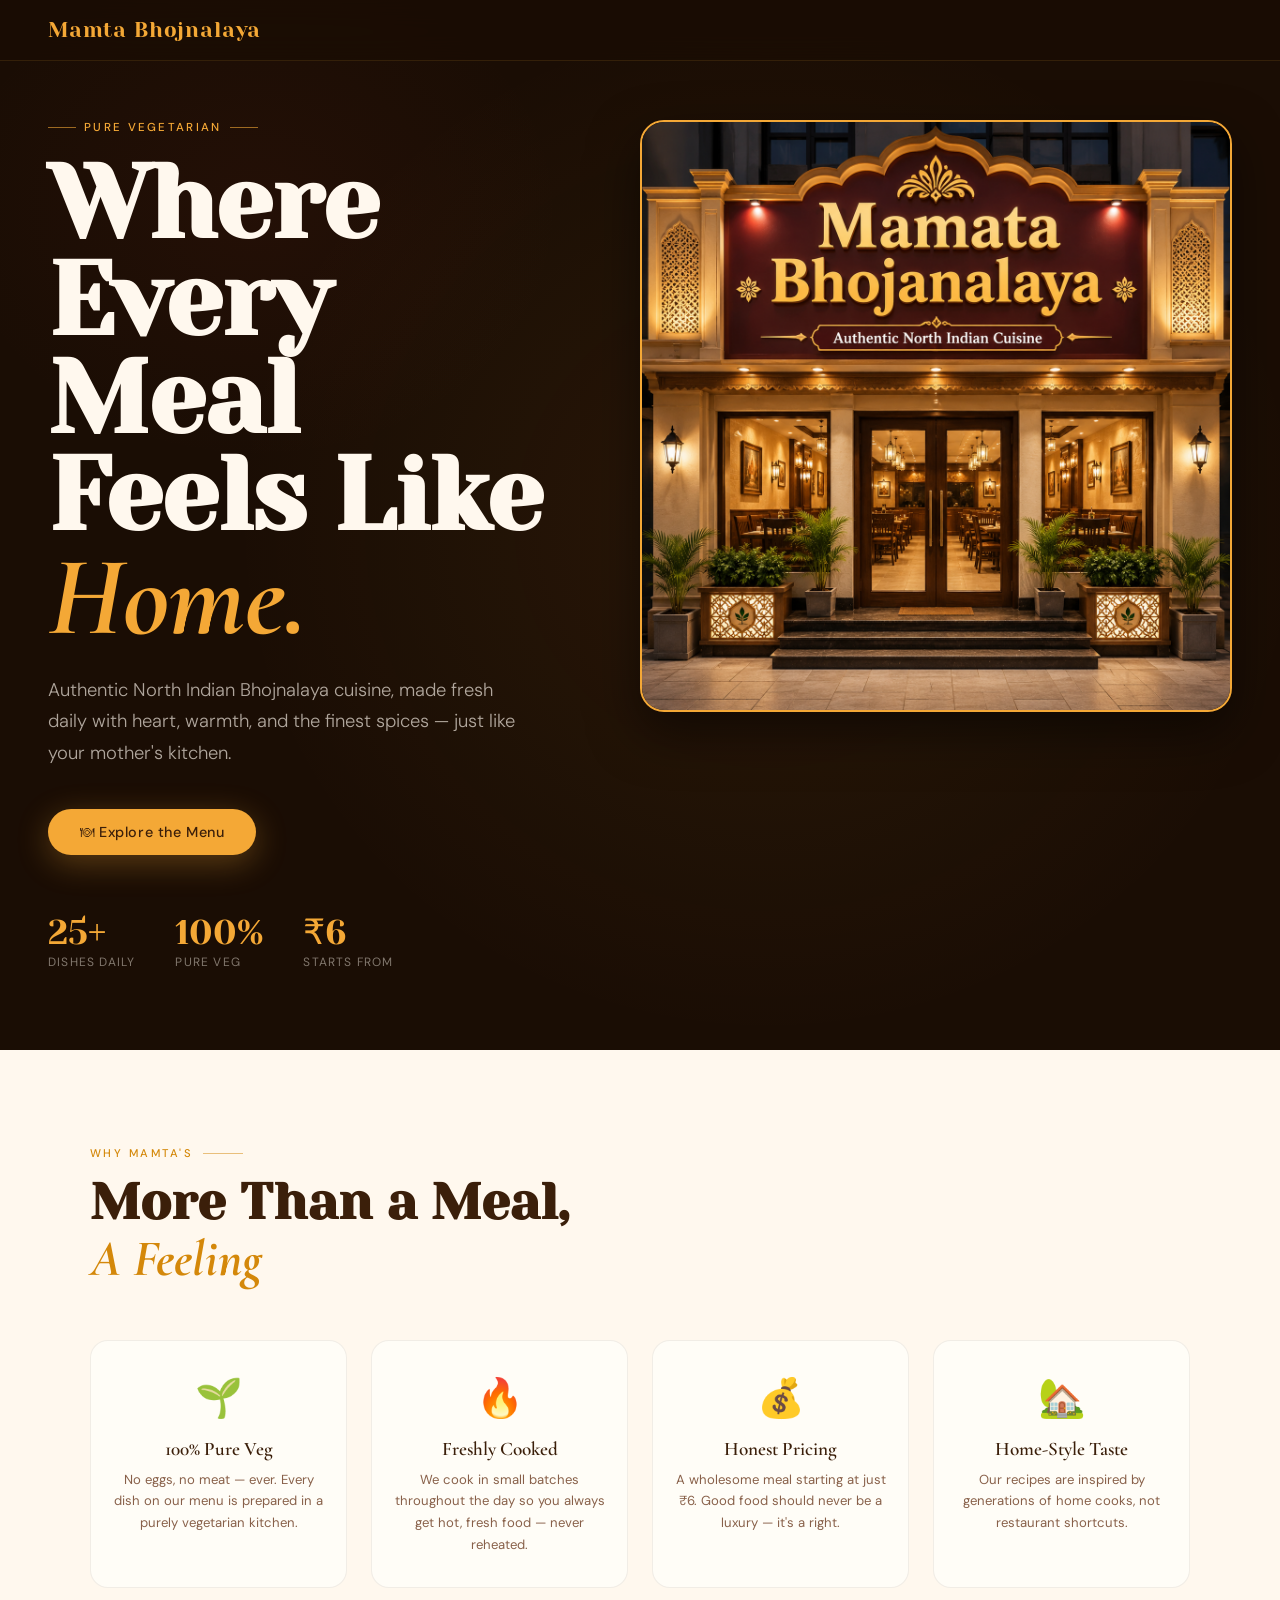
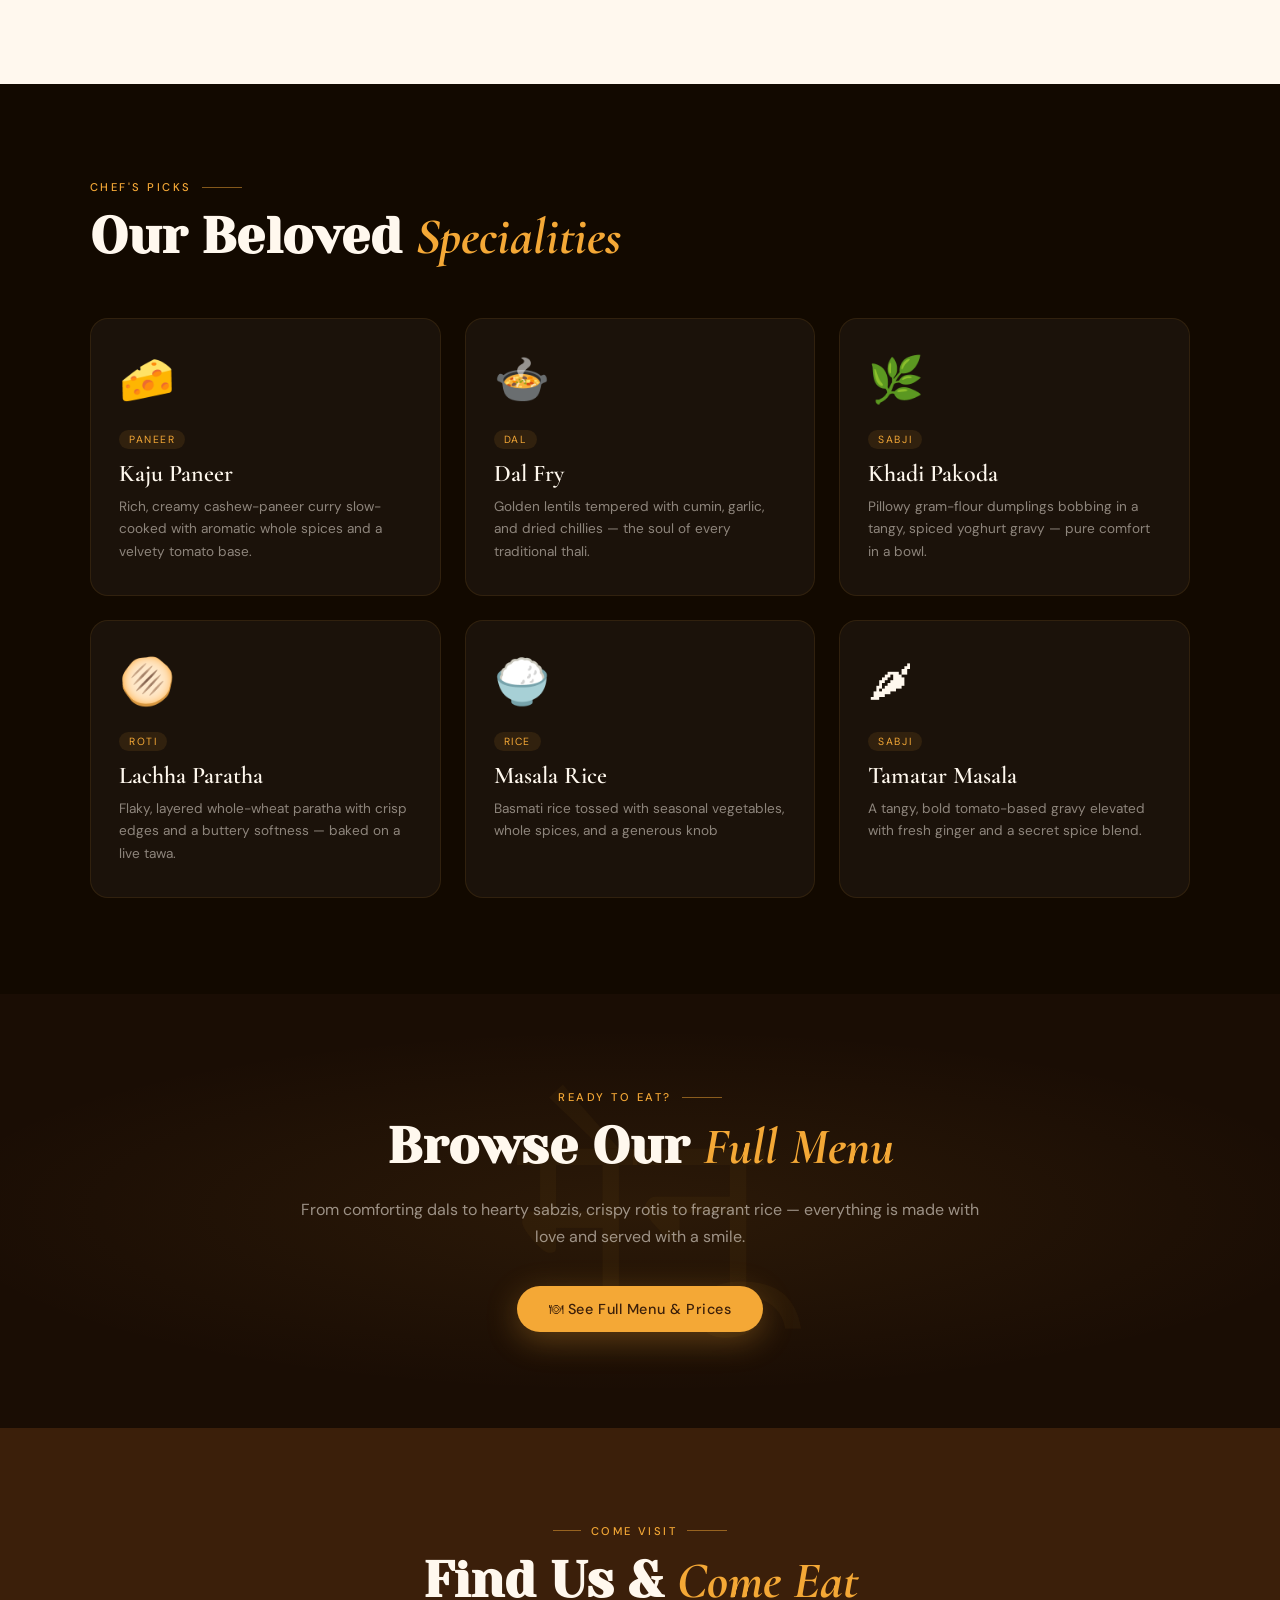
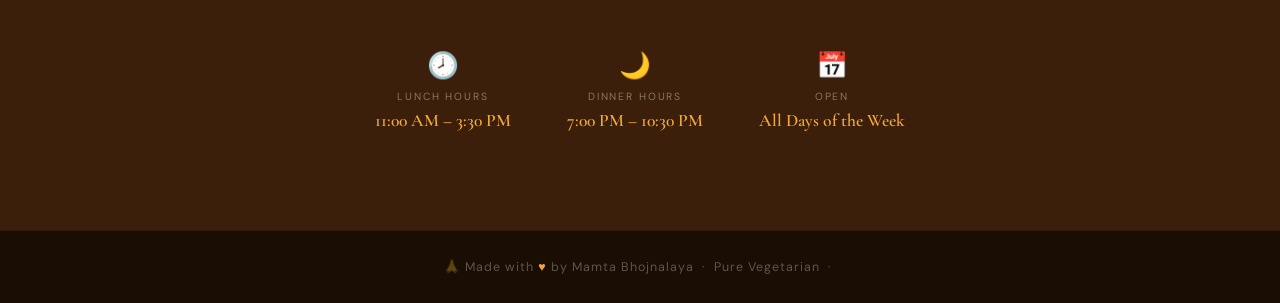
<file: home.html>
<!DOCTYPE html>
<html lang="en">

<head>
    <meta charset="UTF-8" />
    <meta name="viewport" content="width=device-width, initial-scale=1.0" />
    <title>Mamta Bhojnalaya – Home</title>
    <link
        href="https://fonts.googleapis.com/css2?family=Yeseva+One&family=Cormorant+Garamond:ital,wght@0,400;0,600;1,400;1,600&family=DM+Sans:wght@300;400;500&display=swap"
        rel="stylesheet" />
    <link rel="icon" href="mamta_favicon.svg">
    <link rel="stylesheet" href="styles.css">
</head>

<body>

    <!-- ══════════ NAV ══════════ -->
    <nav>
        <a class="nav-logo" href="#">Mamta Bhojnalaya</a>
    </nav>

    <!-- ══════════ HERO ══════════ -->
    <section class="hero">
        <div class="hero-content">
            <div class="hero-eyebrow">Pure Vegetarian </div>
            <h1>
                Where Every<br />
                Meal Feels Like<br />
                <em>Home.</em>
            </h1>
            <p class="hero-tagline">
                Authentic North Indian Bhojnalaya cuisine, made fresh daily with heart, warmth,
                and the finest spices — just like your mother's kitchen.
            </p>
            <div class="hero-actions">
                <a href="./menu.html" class="btn-primary">
                    🍽 Explore the Menu
                </a>
            </div>
            <div class="hero-stats">
                <div class="stat-item">
                    <div class="stat-num">25+</div>
                    <div class="stat-label">Dishes Daily</div>
                </div>
                <div class="stat-item">
                    <div class="stat-num">100%</div>
                    <div class="stat-label">Pure Veg</div>
                </div>
                <div class="stat-item">
                    <div class="stat-num">₹6</div>
                    <div class="stat-label">Starts From</div>
                </div>
            </div>
        </div>
        <img class="hero-image" src="hotel.png" alt="hotel image" />
    </section>
    <!-- ══════════ WHY US ══════════ -->
    <section class="why">
        <div class="why-inner">
            <div class="section-label reveal">Why Mamta's</div>
            <h2 class="section-title reveal">More Than a Meal,<br /><em>A Feeling</em></h2>
            <div class="why-grid">
                <div class="why-item reveal">
                    <div class="why-icon">🌱</div>
                    <div class="why-title">100% Pure Veg</div>
                    <p class="why-text">No eggs, no meat — ever. Every dish on our menu is prepared in a purely
                        vegetarian kitchen.</p>
                </div>
                <div class="why-item reveal" style="transition-delay:.08s">
                    <div class="why-icon">🔥</div>
                    <div class="why-title">Freshly Cooked</div>
                    <p class="why-text">We cook in small batches throughout the day so you always get hot, fresh food —
                        never reheated.</p>
                </div>
                <div class="why-item reveal" style="transition-delay:.16s">
                    <div class="why-icon">💰</div>
                    <div class="why-title">Honest Pricing</div>
                    <p class="why-text">A wholesome meal starting at just ₹6. Good food should never be a luxury — it's
                        a right.</p>
                </div>
                <div class="why-item reveal" style="transition-delay:.24s">
                    <div class="why-icon">🏡</div>
                    <div class="why-title">Home-Style Taste</div>
                    <p class="why-text">Our recipes are inspired by generations of home cooks, not restaurant shortcuts.
                    </p>
                </div>
            </div>
        </div>
    </section>
    <!-- ══════════ SPECIALITIES ══════════ -->
    <section class="specials" id="specials">
        <div class="specials-inner">
            <div class="specials-head">
                <div>
                    <div class="section-label reveal">Chef's Picks</div>
                    <h2 class="section-title reveal">Our Beloved <em>Specialities</em></h2>
                </div>
            </div>
            <div class="specials-grid">

                <div class="special-card reveal">
                    <span class="card-icon">🧀</span>
                    <span class="card-tag">Paneer</span>
                    <div class="card-name">Kaju Paneer</div>
                    <p class="card-desc">Rich, creamy cashew-paneer curry slow-cooked with aromatic whole spices and a
                        velvety tomato base.</p>
                </div>

                <div class="special-card reveal" style="transition-delay:.08s">
                    <span class="card-icon">🍲</span>
                    <span class="card-tag">Dal</span>
                    <div class="card-name">Dal Fry</div>
                    <p class="card-desc">Golden lentils tempered with cumin, garlic, and dried chillies — the soul of
                        every traditional thali.</p>
                </div>

                <div class="special-card reveal" style="transition-delay:.16s">
                    <span class="card-icon">🌿</span>
                    <span class="card-tag">Sabji</span>
                    <div class="card-name">Khadi Pakoda</div>
                    <p class="card-desc">Pillowy gram-flour dumplings bobbing in a tangy, spiced yoghurt gravy — pure
                        comfort in a bowl.</p>
                </div>

                <div class="special-card reveal" style="transition-delay:.04s">
                    <span class="card-icon">🫓</span>
                    <span class="card-tag">Roti</span>
                    <div class="card-name">Lachha Paratha</div>
                    <p class="card-desc">Flaky, layered whole-wheat paratha with crisp edges and a buttery softness —
                        baked on a live tawa.</p>
                </div>

                <div class="special-card reveal" style="transition-delay:.12s">
                    <span class="card-icon">🍚</span>
                    <span class="card-tag">Rice</span>
                    <div class="card-name">Masala Rice</div>
                    <p class="card-desc">Basmati rice tossed with seasonal vegetables, whole spices, and a generous knob
                </div>

                <div class="special-card reveal" style="transition-delay:.20s">
                    <span class="card-icon">🌶</span>
                    <span class="card-tag">Sabji</span>
                    <div class="card-name">Tamatar Masala</div>
                    <p class="card-desc">A tangy, bold tomato-based gravy elevated with fresh ginger and a secret spice
                        blend.</p>
                </div>

            </div>
        </div>
    </section>
    <!-- ══════════ MENU CTA ══════════ -->
    <section class="menu-cta">
        <div class="deco-number">मेनू</div>
        <div class="menu-cta-inner">
            <div class="section-label reveal" style="justify-content:center">Ready to Eat?</div>
            <h2 class="section-title reveal">Browse Our <em>Full Menu</em></h2>
            <p class="reveal">From comforting dals to hearty sabzis, crispy rotis to fragrant rice — everything is made
                with love and served with a smile.</p>
            <a href="./menu.html" class="btn-primary reveal" style="display:inline-flex; margin:0 auto">
                🍽 See Full Menu &amp; Prices
            </a>
        </div>
    </section>
    <!-- ══════════ VISIT ══════════ -->
    <section class="visit" id="visit">
        <div class="visit-inner">
            <div class="section-label">Come Visit</div>
            <h2 class="section-title reveal">Find Us &amp; <em>Come Eat</em></h2>
            <div class="visit-details">
                <div class="visit-item reveal" style="transition-delay:.1s">
                    <div class="visit-icon">🕗</div>
                    <div class="visit-label">Lunch Hours</div>
                    <div class="visit-value">11:00 AM – 3:30 PM</div>
                </div>
                <div class="visit-item reveal" style="transition-delay:.2s">
                    <div class="visit-icon">🌙</div>
                    <div class="visit-label">Dinner Hours</div>
                    <div class="visit-value">7:00 PM – 10:30 PM</div>
                </div>
                <div class="visit-item reveal" style="transition-delay:.3s">
                    <div class="visit-icon">📅</div>
                    <div class="visit-label">Open</div>
                    <div class="visit-value">All Days of the Week</div>
                </div>
            </div>
        </div>
    </section>

    <!-- ══════════ FOOTER ══════════ -->
    <footer>
        <p>
            🙏 Made with <span>♥</span> by Mamta Bhojnalaya &nbsp;·&nbsp;
            Pure Vegetarian &nbsp;·&nbsp;
        </p>
    </footer>

    <!-- ══════════ SCROLL REVEAL JS ══════════ -->
    <script>
        const observer = new IntersectionObserver((entries) => {
            entries.forEach(e => {
                if (e.isIntersecting) {
                    e.target.classList.add('visible');
                    observer.unobserve(e.target);
                }
            });
        }, { threshold: 0.12 });

        document.querySelectorAll('.reveal').forEach(el => observer.observe(el));
    </script>

</body>

</html>
</file>
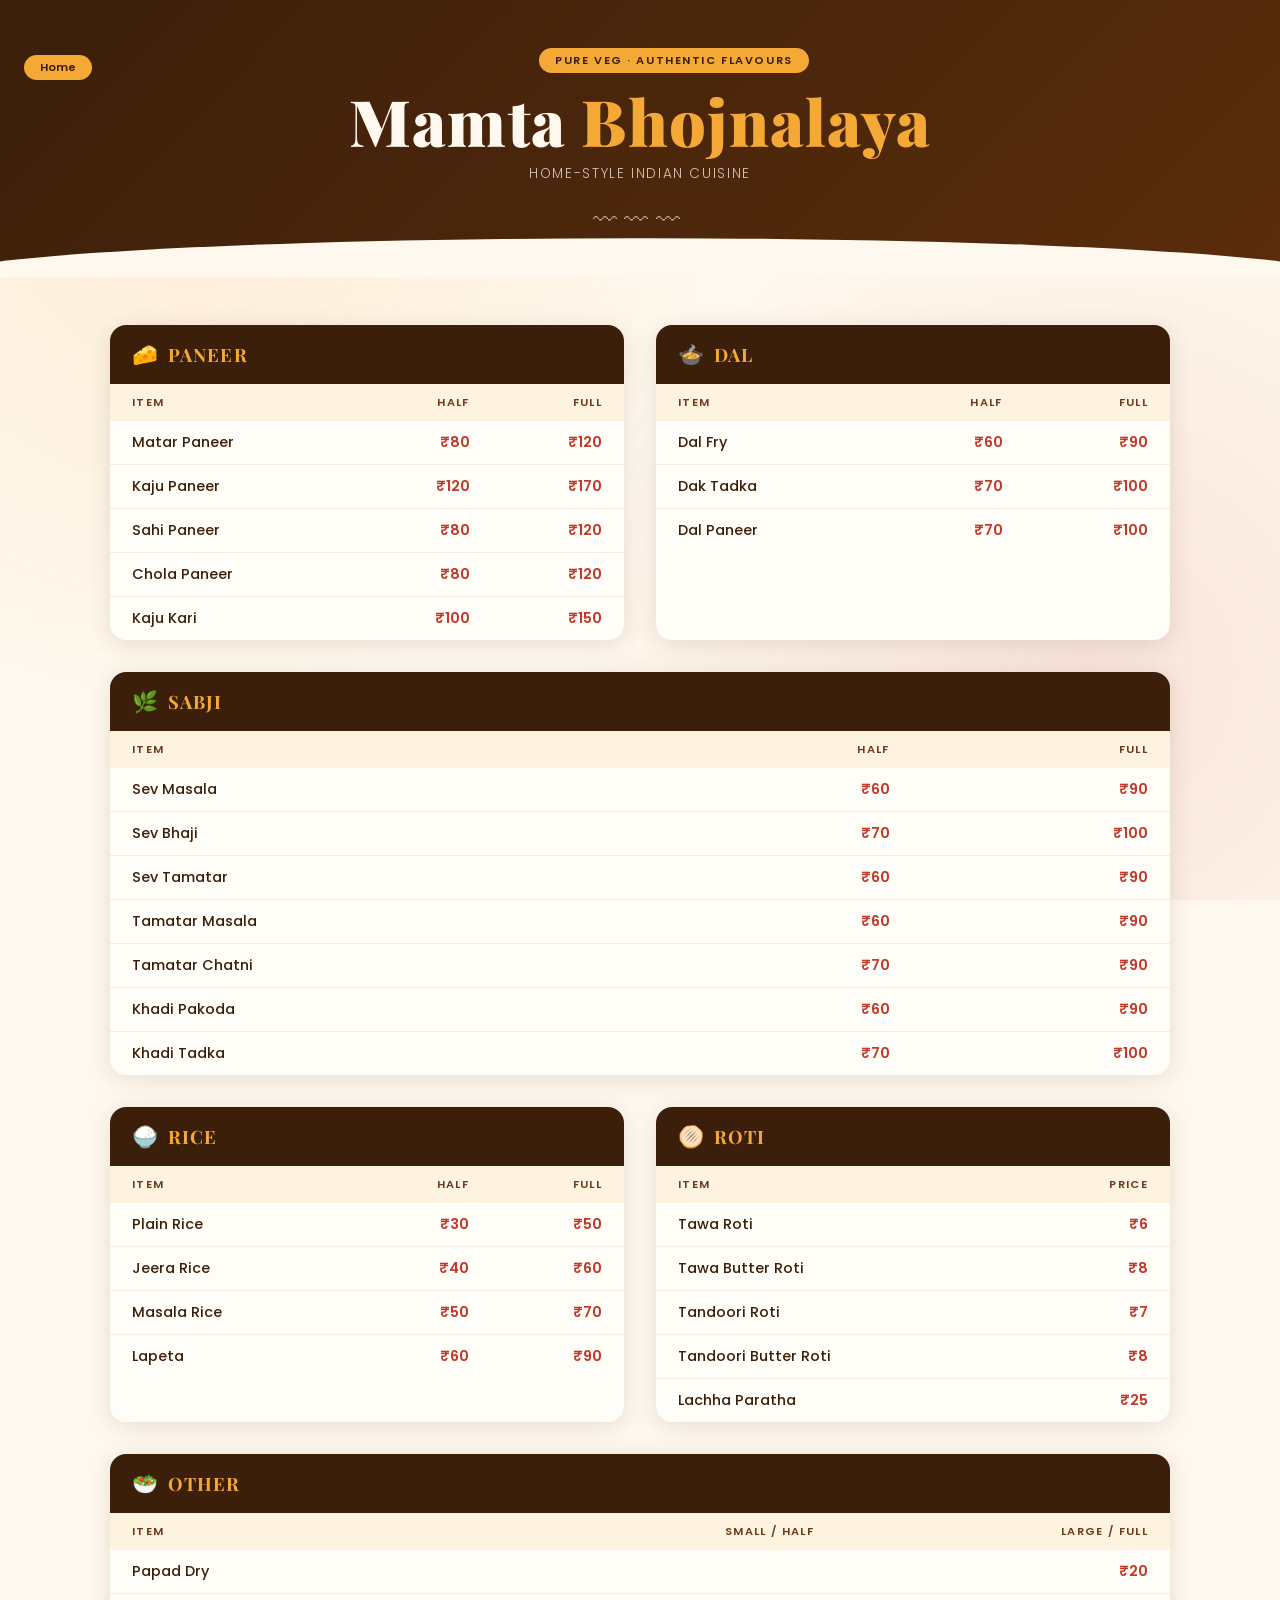
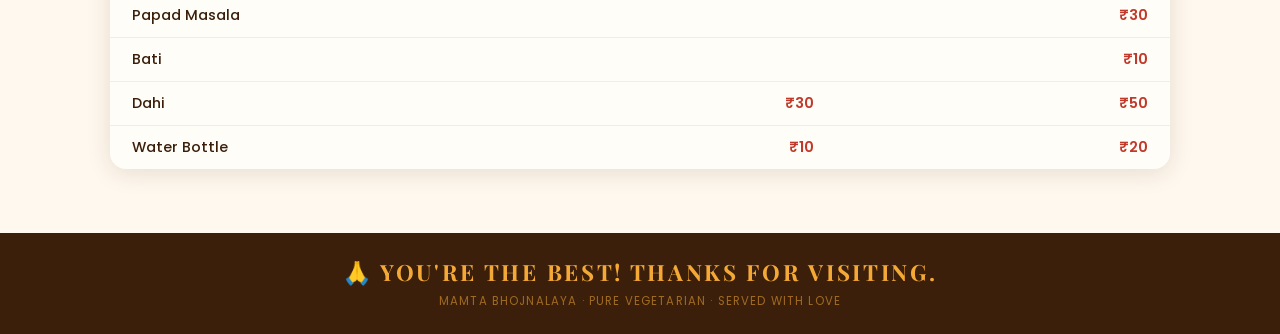
<file: menu.html>
<!DOCTYPE html>
<html lang="en">

<head>
  <meta charset="UTF-8" />
  <meta name="viewport" content="width=device-width, initial-scale=1.0" />
  <title>Mamta Bhojnalaya – Menu</title>
  <link
    href="https://fonts.googleapis.com/css2?family=Playfair+Display:wght@700;900&family=Poppins:wght@300;400;500;600&display=swap"
    rel="stylesheet" />
  <link rel="icon" href="mamta_favicon.svg">
  <link rel="stylesheet" href="menustyle.css">
</head>

<body>

  <!-- ══════════ HEADER ══════════ -->
  <header>
    <div class="header-top">
      <a href="./home.html" class="home-button">
        Home </a>
      <div class="header-badge">Pure Veg · Authentic Flavours</div>
      <div></div>
    </div>
    <h1>Mamta <span>Bhojnalaya</span></h1>
    <p class="header-sub">Home-Style Indian Cuisine</p>
    <div class="wave-divider">〰〰〰</div>
  </header>

  <!-- ══════════ MENU ══════════ -->
  <main>

    <!-- ── TOP ROW: PANEER + DAL ── -->
    <div class="grid-2">

      <!-- PANEER -->
      <section class="menu-section">
        <div class="section-header">
          <span class="icon">🧀</span>
          <h2>Paneer</h2>
        </div>
        <table class="menu-table">
          <thead>
            <tr>
              <th>Item</th>
              <th>Half</th>
              <th>Full</th>
            </tr>
          </thead>
          <tbody>
            <tr>
              <td>Matar Paneer</td>
              <td class="price">₹80</td>
              <td class="price">₹120</td>
            </tr>
            <tr>
              <td>Kaju Paneer</td>
              <td class="price">₹120</td>
              <td class="price">₹170</td>
            </tr>
            <tr>
              <td>Sahi Paneer</td>
              <td class="price">₹80</td>
              <td class="price">₹120</td>
            </tr>
            <tr>
              <td>Chola Paneer</td>
              <td class="price">₹80</td>
              <td class="price">₹120</td>
            </tr>
            <tr>
              <td>Kaju Kari</td>
              <td class="price">₹100</td>
              <td class="price">₹150</td>
            </tr>
          </tbody>
        </table>
      </section>

      <!-- DAL -->
      <section class="menu-section">
        <div class="section-header">
          <span class="icon">🍲</span>
          <h2>Dal</h2>
        </div>
        <table class="menu-table">
          <thead>
            <tr>
              <th>Item</th>
              <th>Half</th>
              <th>Full</th>
            </tr>
          </thead>
          <tbody>
            <tr>
              <td>Dal Fry</td>
              <td class="price">₹60</td>
              <td class="price">₹90</td>
            </tr>
            <tr>
              <td>Dak Tadka</td>
              <td class="price">₹70</td>
              <td class="price">₹100</td>
            </tr>
            <tr>
              <td>Dal Paneer</td>
              <td class="price">₹70</td>
              <td class="price">₹100</td>
            </tr>
          </tbody>
        </table>
      </section>

    </div><!-- /grid-2 -->

    <!-- ── SABJI (full width) ── -->
    <section class="menu-section">
      <div class="section-header">
        <span class="icon">🌿</span>
        <h2>Sabji</h2>
      </div>
      <table class="menu-table">
        <thead>
          <tr>
            <th>Item</th>
            <th>Half</th>
            <th>Full</th>
          </tr>
        </thead>
        <tbody>
          <tr>
            <td>Sev Masala</td>
            <td class="price">₹60</td>
            <td class="price">₹90</td>
          </tr>
          <tr>
            <td>Sev Bhaji</td>
            <td class="price">₹70</td>
            <td class="price">₹100</td>
          </tr>
          <tr>
            <td>Sev Tamatar</td>
            <td class="price">₹60</td>
            <td class="price">₹90</td>
          </tr>
          <tr>
            <td>Tamatar Masala</td>
            <td class="price">₹60</td>
            <td class="price">₹90</td>
          </tr>
          <tr>
            <td>Tamatar Chatni</td>
            <td class="price">₹70</td>
            <td class="price">₹90</td>
          </tr>
          <tr>
            <td>Khadi Pakoda</td>
            <td class="price">₹60</td>
            <td class="price">₹90</td>
          </tr>
          <tr>
            <td>Khadi Tadka</td>
            <td class="price">₹70</td>
            <td class="price">₹100</td>
          </tr>
        </tbody>
      </table>
    </section>

    <!-- ── SECOND ROW: RICE + ROTI ── -->
    <div class="grid-2">

      <!-- RICE -->
      <section class="menu-section">
        <div class="section-header">
          <span class="icon">🍚</span>
          <h2>Rice</h2>
        </div>
        <table class="menu-table">
          <thead>
            <tr>
              <th>Item</th>
              <th>Half</th>
              <th>Full</th>
            </tr>
          </thead>
          <tbody>
            <tr>
              <td>Plain Rice</td>
              <td class="price">₹30</td>
              <td class="price">₹50</td>
            </tr>
            <tr>
              <td>Jeera Rice</td>
              <td class="price">₹40</td>
              <td class="price">₹60</td>
            </tr>
            <tr>
              <td>Masala Rice</td>
              <td class="price">₹50</td>
              <td class="price">₹70</td>
            </tr>
            <tr>
              <td>Lapeta</td>
              <td class="price">₹60</td>
              <td class="price">₹90</td>
            </tr>
          </tbody>
        </table>
      </section>

      <!-- ROTI -->
      <section class="menu-section">
        <div class="section-header">
          <span class="icon">🫓</span>
          <h2>Roti</h2>
        </div>
        <table class="menu-table">
          <thead>
            <tr>
              <th>Item</th>
              <th colspan="2" style="text-align:right">Price</th>
            </tr>
          </thead>
          <tbody>
            <tr>
              <td>Tawa Roti</td>
              <td colspan="2" class="price-single" style="text-align:right">₹6</td>
            </tr>
            <tr>
              <td>Tawa Butter Roti</td>
              <td colspan="2" class="price-single" style="text-align:right">₹8</td>
            </tr>
            <tr>
              <td>Tandoori Roti</td>
              <td colspan="2" class="price-single" style="text-align:right">₹7</td>
            </tr>
            <tr>
              <td>Tandoori Butter Roti</td>
              <td colspan="2" class="price-single" style="text-align:right">₹8</td>
            </tr>
            <tr>
              <td>Lachha Paratha</td>
              <td colspan="2" class="price-single" style="text-align:right">₹25</td>
            </tr>
          </tbody>
        </table>
      </section>

    </div><!-- /grid-2 -->

    <!-- ── OTHER (full width) ── -->
    <section class="menu-section">
      <div class="section-header">
        <span class="icon">🥗</span>
        <h2>Other</h2>
      </div>
      <table class="menu-table">
        <thead>
          <tr>
            <th>Item</th>
            <th>Small / Half</th>
            <th>Large / Full</th>
          </tr>
        </thead>
        <tbody>
          <tr>
            <td>Papad Dry</td>
            <td colspan="2" class="price" style="text-align:right">₹20</td>
          </tr>
          <tr>
            <td>Papad Masala</td>
            <td colspan="2" class="price" style="text-align:right">₹30</td>
          </tr>
          <tr>
            <td>Bati</td>
            <td colspan="2" class="price" style="text-align:right">₹10</td>
          </tr>
          <tr>
            <td>Dahi</td>
            <td class="price">₹30</td>
            <td class="price">₹50</td>
          </tr>
          <tr>
            <td>Water Bottle</td>
            <td class="price">₹10</td>
            <td class="price">₹20</td>
          </tr>
        </tbody>
      </table>
    </section>

  </main>

  <!-- ══════════ FOOTER ══════════ -->
  <footer>
    <p>🙏 You're the best! Thanks for visiting.</p>
    <small>Mamta Bhojnalaya · Pure Vegetarian · Served with Love</small>
  </footer>

</body>

</html>
</file>
<file: styles.css>
/* ══════════════════════════════════════
       TOKENS
    ══════════════════════════════════════ */
:root {
    --saffron: #F4A836;
    --gold: #D4880A;
    --chili: #C0392B;
    --cream: #FFF8EE;
    --ivory: #FFFDF7;
    --brown: #3B1F0A;
    --mud: #6B3A1F;
    --leaf: #2D6A3F;
    --dark-bg: #1A0D04;
    --card-r: 18px;
}

/* ══════════════════════════════════════
       BASE
    ══════════════════════════════════════ */
*,
*::before,
*::after {
    box-sizing: border-box;
    margin: 0;
    padding: 0;
}

html {
    scroll-behavior: smooth;
}

body {
    font-family: 'DM Sans', sans-serif;
    background: var(--dark-bg);
    color: var(--cream);
    overflow-x: hidden;
}

/* ══════════════════════════════════════
       NAV
    ══════════════════════════════════════ */
nav {
    position: fixed;
    top: 0;
    left: 0;
    right: 0;
    z-index: 100;
    display: flex;
    align-items: center;
    justify-content: space-between;
    padding: 18px 48px;
    background: rgba(26, 13, 4, .85);
    backdrop-filter: blur(14px);
    border-bottom: 1px solid rgba(244, 168, 54, .12);
}

.nav-logo {
    font-family: 'Yeseva One', serif;
    font-size: 1.3rem;
    color: var(--saffron);
    letter-spacing: .04em;
    text-decoration: none;
}

.nav-links {
    display: flex;
    gap: 36px;
    list-style: none;
}

.nav-links a {
    text-decoration: none;
    color: rgba(255, 248, 238, .65);
    font-size: .85rem;
    font-weight: 400;
    letter-spacing: .08em;
    text-transform: uppercase;
    transition: color .2s;
}

.nav-links a:hover {
    color: var(--saffron);
}

.nav-cta {
    background: var(--saffron);
    color: var(--brown) !important;
    font-weight: 500 !important;
    padding: 8px 22px;
    border-radius: 999px;
    transition: background .2s, transform .2s !important;
}

.nav-cta:hover {
    background: var(--gold) !important;
    transform: translateY(-1px);
}

/* hamburger */
.hamburger {
    display: none;
    flex-direction: column;
    gap: 5px;
    cursor: pointer;
    background: none;
    border: none;
    padding: 4px;
}

.hamburger span {
    display: block;
    width: 24px;
    height: 2px;
    background: var(--saffron);
    border-radius: 2px;
    transition: .3s;
}

/* ══════════════════════════════════════
       HERO
    ══════════════════════════════════════ */
.hero {
    min-height: 100vh;
    display: flex;
    align-items: stretch;
    justify-content: space-between;
    gap: 60px;
    position: relative;
    overflow: hidden;
    padding: 120px 48px 80px;
}

.hero-visual {
    flex: 1;
    position: relative;
    display: flex;
    justify-content: center;
    align-items: center;
    max-width: 640px;
}

.hero-mandala-wrapper {
    position: absolute;
    inset: -50px;
    display: flex;
    justify-content: center;
    align-items: center;
    z-index: 0;
    pointer-events: none;
}

/* animated mandala bg */
.hero-mandala {
    width: 100%;
    height: 100%;
    opacity: .08;
    animation: spin 60s linear infinite;
    object-fit: cover;
}

@keyframes spin {
    to {
        transform: rotate(360deg);
    }
}

/* hero image placed over mandala */
.hero-image {
    width: 50%;
    height: 70%;
    object-fit: cover;
    border-radius: 24px;
    z-index: 10;
    box-shadow: 0 20px 50px rgba(0, 0, 0, .5);
    border: 2px solid var(--saffron);
}

/* floating spice dots */
.hero::before {
    content: '';
    position: absolute;
    inset: 0;
    background:
        radial-gradient(ellipse 60% 70% at 60% 50%, rgba(244, 168, 54, .07) 0%, transparent 70%),
        radial-gradient(ellipse 40% 40% at 20% 20%, rgba(192, 57, 43, .06) 0%, transparent 60%);
    pointer-events: none;
}

.hero-content {
    flex: 1;
    display: flex;
    flex-direction: column;
    justify-content: center;
    position: relative;
    max-width: 640px;
    animation: heroIn .9s cubic-bezier(.16, 1, .3, 1) both;
}

@keyframes heroIn {
    from {
        opacity: 0;
        transform: translateY(40px);
    }

    to {
        opacity: 1;
        transform: translateY(0);
    }
}

.hero-eyebrow {
    display: inline-flex;
    align-items: center;
    gap: 8px;
    font-size: .72rem;
    font-weight: 500;
    letter-spacing: .2em;
    text-transform: uppercase;
    color: var(--saffron);
    margin-bottom: 20px;
}

.hero-eyebrow::before,
.hero-eyebrow::after {
    content: '';
    display: block;
    width: 28px;
    height: 1px;
    background: var(--saffron);
    opacity: .6;
}

.hero h1 {
    font-family: 'Yeseva One', serif;
    font-size: clamp(3rem, 8vw, 6.5rem);
    line-height: .95;
    letter-spacing: -.01em;
}

.hero h1 em {
    font-family: 'Cormorant Garamond', serif;
    font-style: italic;
    color: var(--saffron);
    font-size: 1.1em;
}

.hero-tagline {
    margin-top: 24px;
    font-size: clamp(1rem, 2vw, 1.15rem);
    font-weight: 300;
    line-height: 1.7;
    color: rgba(255, 248, 238, .65);
    max-width: 480px;
}

.hero-actions {
    margin-top: 40px;
    display: flex;
    gap: 16px;
    flex-wrap: wrap;
}

.btn-primary {
    display: inline-flex;
    align-items: center;
    gap: 8px;
    background: var(--saffron);
    color: var(--brown);
    font-family: 'DM Sans', sans-serif;
    font-size: .9rem;
    font-weight: 500;
    letter-spacing: .04em;
    padding: 14px 32px;
    border-radius: 999px;
    text-decoration: none;
    transition: background .2s, transform .2s, box-shadow .2s;
    box-shadow: 0 8px 32px rgba(244, 168, 54, .3);
}

.btn-primary:hover {
    background: var(--gold);
    transform: translateY(-2px);
    box-shadow: 0 12px 40px rgba(244, 168, 54, .4);
}

.btn-ghost {
    display: inline-flex;
    align-items: center;
    gap: 8px;
    border: 1px solid rgba(255, 248, 238, .2);
    color: var(--cream);
    font-size: .9rem;
    font-weight: 400;
    padding: 14px 32px;
    border-radius: 999px;
    text-decoration: none;
    transition: border-color .2s, background .2s;
}

.btn-ghost:hover {
    border-color: var(--saffron);
    background: rgba(244, 168, 54, .06);
}

/* hero stats */
.hero-stats {
    margin-top: 60px;
    display: flex;
    gap: 40px;
    flex-wrap: wrap;
}

.stat-item {}

.stat-num {
    font-family: 'Yeseva One', serif;
    font-size: 2.2rem;
    color: var(--saffron);
    line-height: 1;
}

.stat-label {
    font-size: .75rem;
    letter-spacing: .1em;
    text-transform: uppercase;
    color: rgba(255, 248, 238, .45);
    margin-top: 4px;
}

/* scroll indicator */
.scroll-hint {
    position: absolute;
    bottom: 36px;
    left: 50%;
    transform: translateX(-50%);
    display: flex;
    flex-direction: column;
    align-items: center;
    gap: 6px;
    opacity: .4;
    font-size: .65rem;
    letter-spacing: .15em;
    text-transform: uppercase;
    animation: bob 2s ease-in-out infinite;
}

@keyframes bob {

    0%,
    100% {
        transform: translateX(-50%) translateY(0);
    }

    50% {
        transform: translateX(-50%) translateY(6px);
    }
}

/* ══════════════════════════════════════
       SECTION SHARED
    ══════════════════════════════════════ */
section {
    padding: 96px 48px;
}

.section-label {
    font-size: .7rem;
    font-weight: 500;
    letter-spacing: .22em;
    text-transform: uppercase;
    color: var(--saffron);
    display: flex;
    align-items: center;
    gap: 10px;
    margin-bottom: 14px;
}

.section-label::after {
    content: '';
    flex: 1;
    max-width: 40px;
    height: 1px;
    background: var(--saffron);
    opacity: .5;
}

.section-title {
    font-family: 'Yeseva One', serif;
    font-size: clamp(2rem, 4vw, 3.2rem);
    line-height: 1.1;
    max-width: 600px;
}

.section-title em {
    font-family: 'Cormorant Garamond', serif;
    font-style: italic;
    color: var(--saffron);
}

/* ══════════════════════════════════════
       ABOUT
    ══════════════════════════════════════ */
.about {
    background: var(--cream);
    color: var(--brown);
}

.about-inner {
    max-width: 1100px;
    margin: 0 auto;
    display: grid;
    grid-template-columns: 1fr 1fr;
    gap: 80px;
    align-items: center;
}

.about .section-label {
    color: var(--gold);
}

.about .section-label::after {
    background: var(--gold);
}

.about .section-title em {
    color: var(--gold);
}

.about-text {
    font-size: 1rem;
    line-height: 1.85;
    color: var(--mud);
    margin-top: 20px;
}

.about-text+.about-text {
    margin-top: 14px;
}

.about-visual {
    position: relative;
}

/* decorative stacked plates illustration using CSS */
.plate-stack {
    width: 100%;
    max-width: 400px;
    aspect-ratio: 1;
    margin: 0 auto;
    position: relative;
}

.plate {
    position: absolute;
    border-radius: 50%;
    border: 3px solid;
}

.plate-1 {
    inset: 10%;
    background: linear-gradient(135deg, #f9e0b0, #f4c060);
    border-color: var(--gold);
    box-shadow: 0 20px 60px rgba(59, 31, 10, .18);
    display: flex;
    align-items: center;
    justify-content: center;
    font-size: 5rem;
}

.plate-2 {
    inset: 0;
    background: transparent;
    border-color: rgba(212, 136, 10, .25);
    border-width: 2px;
}

.plate-3 {
    inset: -8%;
    background: transparent;
    border-color: rgba(212, 136, 10, .12);
    border-width: 1px;
    border-style: dashed;
}

.plate-badge {
    position: absolute;
    bottom: 12%;
    right: 8%;
    background: var(--brown);
    color: var(--saffron);
    font-family: 'Yeseva One', serif;
    font-size: .8rem;
    padding: 10px 16px;
    border-radius: 12px;
    line-height: 1.3;
    text-align: center;
    box-shadow: 0 8px 24px rgba(59, 31, 10, .25);
}

/* ══════════════════════════════════════
       SPECIALITIES
    ══════════════════════════════════════ */
.specials {
    background: #120900;
}

.specials-inner {
    max-width: 1100px;
    margin: 0 auto;
}

.specials-head {
    display: flex;
    justify-content: space-between;
    align-items: flex-end;
    gap: 24px;
    margin-bottom: 52px;
    flex-wrap: wrap;
}

.specials-grid {
    display: grid;
    grid-template-columns: repeat(3, 1fr);
    gap: 24px;
}

.special-card {
    background: rgba(255, 248, 238, .04);
    border: 1px solid rgba(244, 168, 54, .1);
    border-radius: var(--card-r);
    padding: 32px 28px;
    position: relative;
    overflow: hidden;
    transition: transform .3s, border-color .3s, box-shadow .3s;
}

.special-card::before {
    content: '';
    position: absolute;
    inset: 0;
    background: linear-gradient(135deg, rgba(244, 168, 54, .06) 0%, transparent 60%);
    opacity: 0;
    transition: opacity .3s;
}

.special-card:hover {
    transform: translateY(-6px);
    border-color: rgba(244, 168, 54, .35);
    box-shadow: 0 20px 50px rgba(0, 0, 0, .4);
}

.special-card:hover::before {
    opacity: 1;
}

.card-icon {
    font-size: 2.8rem;
    margin-bottom: 18px;
    display: block;
}

.card-tag {
    font-size: .65rem;
    letter-spacing: .15em;
    text-transform: uppercase;
    color: var(--saffron);
    background: rgba(244, 168, 54, .1);
    padding: 3px 10px;
    border-radius: 999px;
    display: inline-block;
    margin-bottom: 10px;
}

.card-name {
    font-family: 'Cormorant Garamond', serif;
    font-size: 1.5rem;
    font-weight: 600;
    color: var(--cream);
    margin-bottom: 8px;
}

.card-desc {
    font-size: .85rem;
    line-height: 1.65;
    color: rgba(255, 248, 238, .5);
}

.card-price {
    margin-top: 20px;
    font-family: 'Yeseva One', serif;
    color: var(--saffron);
    font-size: 1.1rem;
}

/* ══════════════════════════════════════
       WHY US
    ══════════════════════════════════════ */
.why {
    background: var(--cream);
    color: var(--brown);
}

.why-inner {
    max-width: 1100px;
    margin: 0 auto;
}

.why .section-label {
    color: var(--gold);
}

.why .section-label::after {
    background: var(--gold);
}

.why .section-title em {
    color: var(--gold);
}

.why-grid {
    margin-top: 52px;
    display: grid;
    grid-template-columns: repeat(4, 1fr);
    gap: 24px;
}

.why-item {
    text-align: center;
    padding: 32px 20px;
    background: var(--ivory);
    border-radius: var(--card-r);
    border: 1px solid rgba(59, 31, 10, .07);
    transition: transform .3s, box-shadow .3s;
}

.why-item:hover {
    transform: translateY(-4px);
    box-shadow: 0 12px 32px rgba(59, 31, 10, .1);
}

.why-icon {
    font-size: 2.4rem;
    margin-bottom: 14px;
}

.why-title {
    font-family: 'Cormorant Garamond', serif;
    font-size: 1.2rem;
    font-weight: 600;
    color: var(--brown);
    margin-bottom: 8px;
}

.why-text {
    font-size: .82rem;
    line-height: 1.65;
    color: var(--mud);
    opacity: .8;
}

/* ══════════════════════════════════════
       MENU PREVIEW CTA
    ══════════════════════════════════════ */
.menu-cta {
    background: var(--dark-bg);
    position: relative;
    overflow: hidden;
    text-align: center;
}

.menu-cta::before {
    content: '';
    position: absolute;
    inset: 0;
    background:
        radial-gradient(ellipse 80% 60% at 50% 50%, rgba(244, 168, 54, .08) 0%, transparent 70%);
}

.menu-cta-inner {
    position: relative;
    max-width: 700px;
    margin: 0 auto;
}

.menu-cta .section-title {
    margin: 14px auto 20px;
    max-width: 100%;
}

.menu-cta p {
    color: rgba(255, 248, 238, .55);
    font-size: 1rem;
    line-height: 1.7;
    margin-bottom: 36px;
}

/* big decorative divider number */
.deco-number {
    font-family: 'Yeseva One', serif;
    font-size: clamp(6rem, 18vw, 14rem);
    color: rgba(244, 168, 54, .04);
    position: absolute;
    top: 50%;
    left: 50%;
    transform: translate(-50%, -50%);
    line-height: 1;
    pointer-events: none;
    white-space: nowrap;
}

/* ══════════════════════════════════════
       TESTIMONIAL
    ══════════════════════════════════════ */
.testimonials {
    background: #0e0702;
}

.testimonials-inner {
    max-width: 1100px;
    margin: 0 auto;
}

.t-grid {
    display: grid;
    grid-template-columns: repeat(3, 1fr);
    gap: 24px;
    margin-top: 52px;
}

.t-card {
    background: rgba(255, 248, 238, .03);
    border: 1px solid rgba(244, 168, 54, .08);
    border-radius: var(--card-r);
    padding: 28px 24px;
}

.t-stars {
    font-size: 1rem;
    margin-bottom: 14px;
    letter-spacing: .1em;
}

.t-quote {
    font-family: 'Cormorant Garamond', serif;
    font-size: 1.05rem;
    font-style: italic;
    line-height: 1.7;
    color: rgba(255, 248, 238, .75);
    margin-bottom: 18px;
}

.t-name {
    font-size: .78rem;
    font-weight: 500;
    letter-spacing: .08em;
    text-transform: uppercase;
    color: var(--saffron);
}

/* ══════════════════════════════════════
       CONTACT / VISIT
    ══════════════════════════════════════ */
.visit {
    background: var(--brown);
    text-align: center;
}

.visit-inner {
    max-width: 780px;
    margin: 0 auto;
}

.visit .section-label {
    color: var(--saffron);
    justify-content: center;
}

.visit .section-label::after,
.visit .section-label::before {
    content: '';
    display: block;
    width: 28px;
    height: 1px;
    background: var(--saffron);
    opacity: .5;
}

.visit .section-title {
    margin: 14px auto 0;
    max-width: 100%;
    color: var(--cream);
}

.visit-details {
    margin-top: 40px;
    display: flex;
    justify-content: center;
    gap: 56px;
    flex-wrap: wrap;
}

.visit-item {
    text-align: center;
}

.visit-icon {
    font-size: 1.6rem;
    margin-bottom: 8px;
}

.visit-label {
    font-size: .65rem;
    letter-spacing: .18em;
    text-transform: uppercase;
    color: rgba(255, 248, 238, .4);
    margin-bottom: 6px;
}

.visit-value {
    font-family: 'Cormorant Garamond', serif;
    font-size: 1.1rem;
    font-weight: 600;
    color: var(--saffron);
    line-height: 1.4;
}

/* ══════════════════════════════════════
       FOOTER
    ══════════════════════════════════════ */
footer {
    background: var(--dark-bg);
    border-top: 1px solid rgba(244, 168, 54, .08);
    text-align: center;
    padding: 28px 24px;
}

footer p {
    font-size: .78rem;
    letter-spacing: .08em;
    color: rgba(255, 248, 238, .3);
}

footer span {
    color: var(--saffron);
}

/* ══════════════════════════════════════
       REVEAL ANIMATION (IntersectionObserver)
    ══════════════════════════════════════ */
.reveal {
    opacity: 0;
    transform: translateY(32px);
    transition: opacity .7s ease, transform .7s ease;
}

.reveal.visible {
    opacity: 1;
    transform: none;
}

/* ══════════════════════════════════════
       RESPONSIVE
    ══════════════════════════════════════ */
@media (max-width: 900px) {
    nav {
        padding: 16px 24px;
    }

    .nav-links {
        display: none;
    }

    .hamburger {
        display: flex;
    }

    .hero {
        flex-direction: column;
        padding: 110px 24px 70px;
    }

    section {
        padding: 72px 24px;
    }

    .about-inner {
        grid-template-columns: 1fr;
        gap: 48px;
    }

    .specials-grid {
        grid-template-columns: 1fr 1fr;
    }

    .why-grid {
        grid-template-columns: 1fr 1fr;
    }

    .t-grid {
        grid-template-columns: 1fr;
    }
}

@media (max-width: 540px) {
    .specials-grid {
        grid-template-columns: 1fr;
    }

    .why-grid {
        grid-template-columns: 1fr 1fr;
    }

    .hero-stats {
        gap: 28px;
    }
}
</file>
<file: menustyle.css>
/* ─── TOKENS ─────────────────────────────────────── */
    :root {
        --saffron: #F4A836;
        --turmeric: #E8861A;
        --chili: #C0392B;
        --cream: #FFF8EE;
        --brown: #3B1F0A;
        --mud: #6B3A1F;
        --leaf: #2E7D32;
        --card-bg: #FFFDF7;
        --shadow: 0 4px 24px rgba(59, 31, 10, .12);
        --radius: 16px;
    }

    /* ─── RESET ───────────────────────────────────────── */
    *,
    *::before,
    *::after {
        box-sizing: border-box;
        margin: 0;
        padding: 0;
    }

    html {
        scroll-behavior: smooth;
    }

    body {
        background: var(--cream);
        color: var(--brown);
        font-family: 'Poppins', sans-serif;
        overflow-x: hidden;
    }

    /* ─── DECORATIVE BG PATTERN ──────────────────────── */
    body::before {
        content: '';
        position: fixed;
        inset: 0;
        background-image:
            radial-gradient(circle at 15% 20%, rgba(244, 168, 54, .12) 0%, transparent 40%),
            radial-gradient(circle at 85% 75%, rgba(192, 57, 43, .10) 0%, transparent 40%);
        pointer-events: none;
        z-index: 0;
    }

    /* ─── HEADER ──────────────────────────────────────── */
    header {
        position: relative;
        background: linear-gradient(135deg, var(--brown) 0%, #5a2d0c 100%);
        color: var(--cream);
        text-align: center;
        padding: 48px 24px 40px;
        overflow: hidden;
    }

    header::after {
        content: '';
        position: absolute;
        bottom: -1px;
        left: 0;
        right: 0;
        height: 40px;
        background: var(--cream);
        clip-path: ellipse(55% 100% at 50% 100%);
    }
    .header-top{
        display: flex;
        justify-content: space-between;
        align-items: center;
    }

    .home-button {
        background-color: var(--saffron);
        color: var(--brown);
        font-size: .7rem;
        font-weight: 600;
        padding: 4px 16px;
        border-radius: 999px;
        cursor: pointer;
        text-decoration: none;
    }

    .header-badge {
        display: inline-block;
        background: var(--saffron);
        color: var(--brown);
        font-size: .7rem;
        font-weight: 600;
        letter-spacing: .14em;
        text-transform: uppercase;
        padding: 4px 16px;
        border-radius: 999px;
        margin-bottom: 14px;
    }

    header h1 {
        font-family: 'Playfair Display', serif;
        font-size: clamp(2.2rem, 6vw, 4rem);
        font-weight: 900;
        line-height: 1.05;
        letter-spacing: .02em;
    }

    header h1 span {
        color: var(--saffron);
    }

    .header-sub {
        margin-top: 10px;
        font-size: .85rem;
        font-weight: 300;
        letter-spacing: .12em;
        text-transform: uppercase;
        opacity: .75;
    }

    .wave-divider {
        margin-top: 18px;
        font-size: 1.5rem;
        opacity: .6;
        letter-spacing: .3em;
    }

    /* ─── MAIN LAYOUT ─────────────────────────────────── */
    main {
        position: relative;
        z-index: 1;
        max-width: 1100px;
        margin: 0 auto;
        padding: 48px 20px 64px;
        display: grid;
        gap: 32px;
        grid-template-columns: 1fr;
    }

    /* ─── SECTION CARD ────────────────────────────────── */
    .menu-section {
        background: var(--card-bg);
        border-radius: var(--radius);
        box-shadow: var(--shadow);
        overflow: hidden;
        animation: fadeUp .5s ease both;
    }

    @keyframes fadeUp {
        from {
            opacity: 0;
            transform: translateY(24px);
        }

        to {
            opacity: 1;
            transform: translateY(0);
        }
    }

    .menu-section:nth-child(1) {
        animation-delay: .05s;
    }

    .menu-section:nth-child(2) {
        animation-delay: .10s;
    }

    .menu-section:nth-child(3) {
        animation-delay: .15s;
    }

    .menu-section:nth-child(4) {
        animation-delay: .20s;
    }

    .menu-section:nth-child(5) {
        animation-delay: .25s;
    }

    .menu-section:nth-child(6) {
        animation-delay: .30s;
    }

    .section-header {
        display: flex;
        align-items: center;
        gap: 10px;
        background: var(--brown);
        color: var(--saffron);
        padding: 14px 22px;
    }

    .section-header .icon {
        font-size: 1.3rem;
    }

    .section-header h2 {
        font-family: 'Playfair Display', serif;
        font-size: 1.15rem;
        font-weight: 700;
        letter-spacing: .06em;
        text-transform: uppercase;
    }

    /* ─── TABLE ───────────────────────────────────────── */
    .menu-table {
        width: 100%;
        border-collapse: collapse;
    }

    .menu-table thead tr {
        background: rgba(244, 168, 54, .12);
    }

    .menu-table th {
        font-size: .7rem;
        font-weight: 600;
        letter-spacing: .12em;
        text-transform: uppercase;
        color: var(--mud);
        padding: 10px 22px;
        text-align: right;
    }

    .menu-table th:first-child {
        text-align: left;
    }

    .menu-table td {
        padding: 11px 22px;
        font-size: .9rem;
        text-align: right;
        border-bottom: 1px solid rgba(59, 31, 10, .07);
    }

    .menu-table td:first-child {
        text-align: left;
        font-weight: 500;
        color: var(--brown);
    }

    .menu-table tbody tr:last-child td {
        border-bottom: none;
    }

    .menu-table tbody tr:hover {
        background: rgba(244, 168, 54, .06);
        transition: background .2s;
    }

    .price {
        font-weight: 600;
        color: var(--chili);
    }

    .price-single {
        font-weight: 600;
        color: var(--chili);
        font-size: .95rem;
    }

    /* ─── TWO-COLUMN GRID ─────────────────────────────── */
    .grid-2 {
        display: grid;
        grid-template-columns: 1fr 1fr;
        gap: 32px;
    }

    /* ─── FOOTER BANNER ───────────────────────────────── */
    footer {
        position: relative;
        z-index: 1;
        background: var(--brown);
        color: var(--saffron);
        text-align: center;
        padding: 24px 20px;
    }

    footer p {
        font-family: 'Playfair Display', serif;
        font-size: clamp(1rem, 3vw, 1.4rem);
        font-weight: 700;
        letter-spacing: .12em;
        text-transform: uppercase;
    }

    footer small {
        display: block;
        margin-top: 6px;
        font-size: .72rem;
        letter-spacing: .1em;
        opacity: .55;
        text-transform: uppercase;
    }

    /* ─── RESPONSIVE ──────────────────────────────────── */
    @media (max-width: 680px) {
        .grid-2 {
            grid-template-columns: 1fr;
        }

        .menu-table td,
        .menu-table th {
            padding: 9px 14px;
        }
    }
</file>
